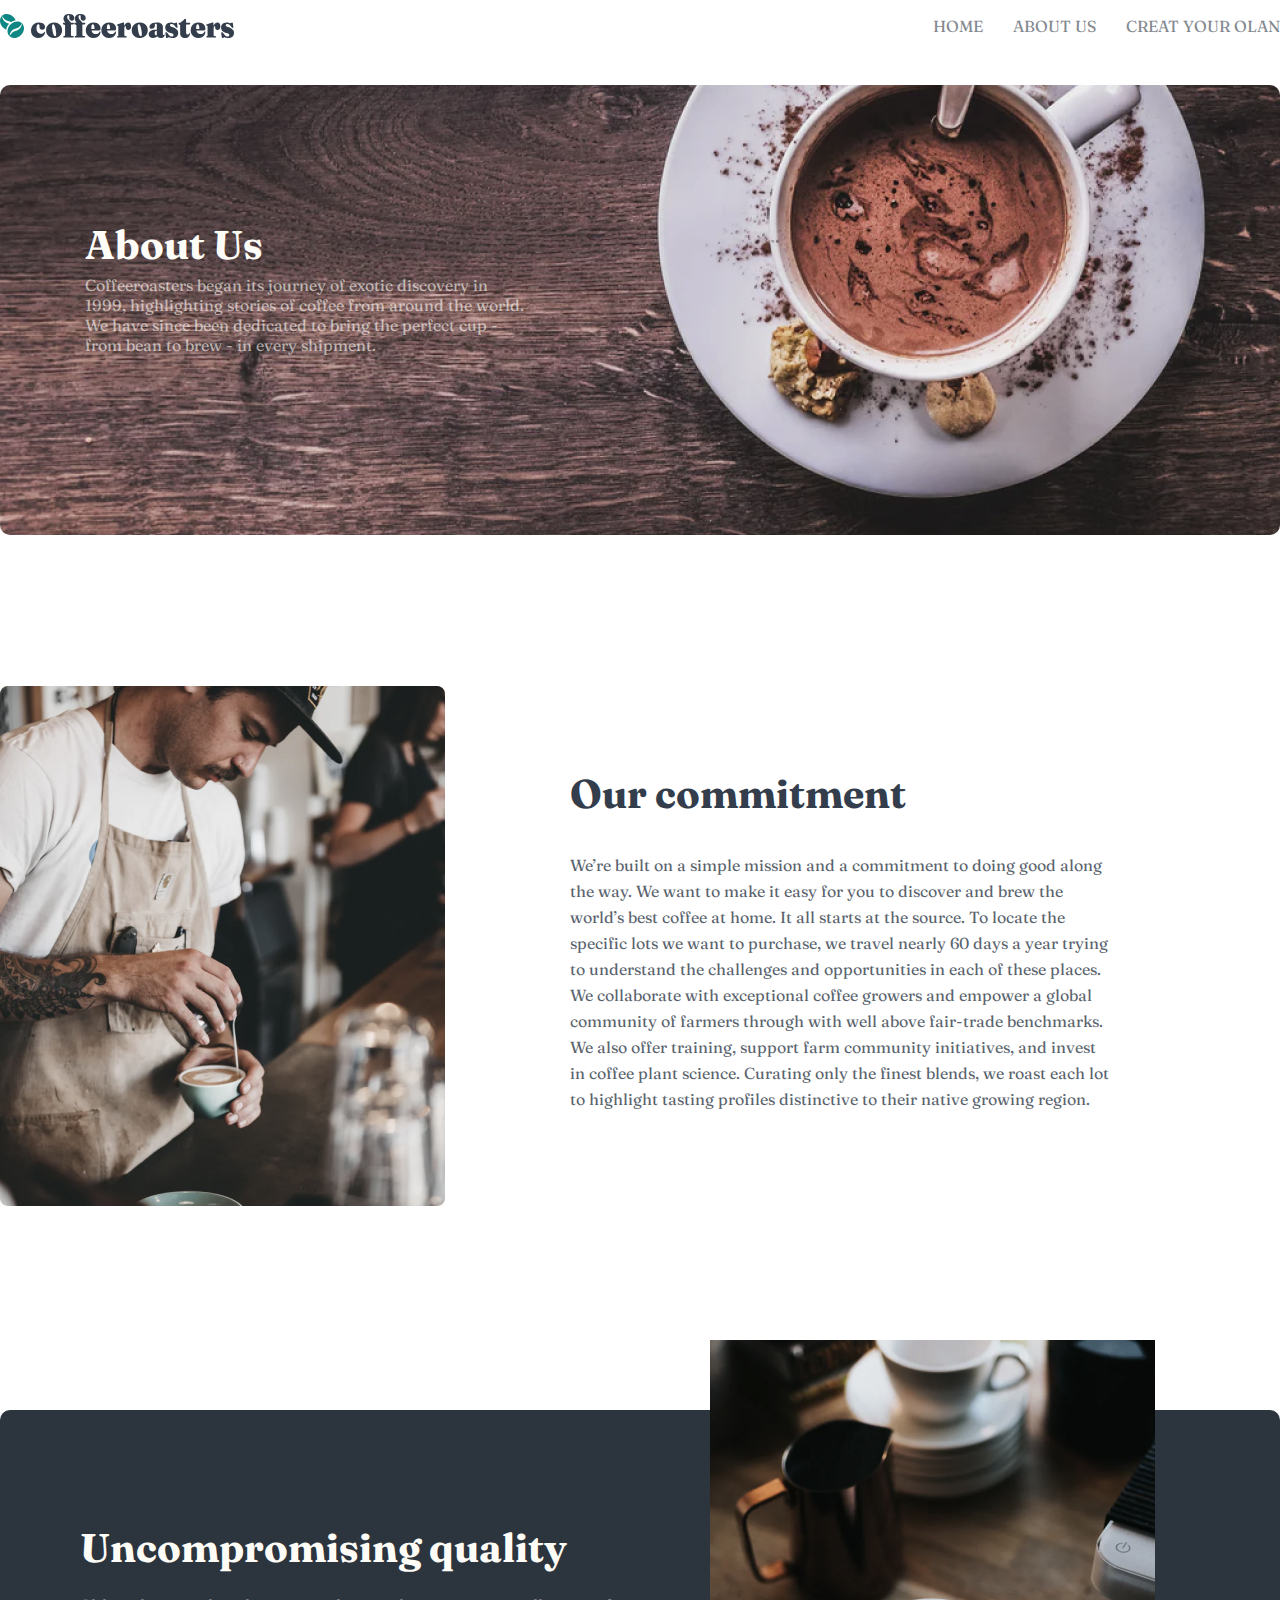
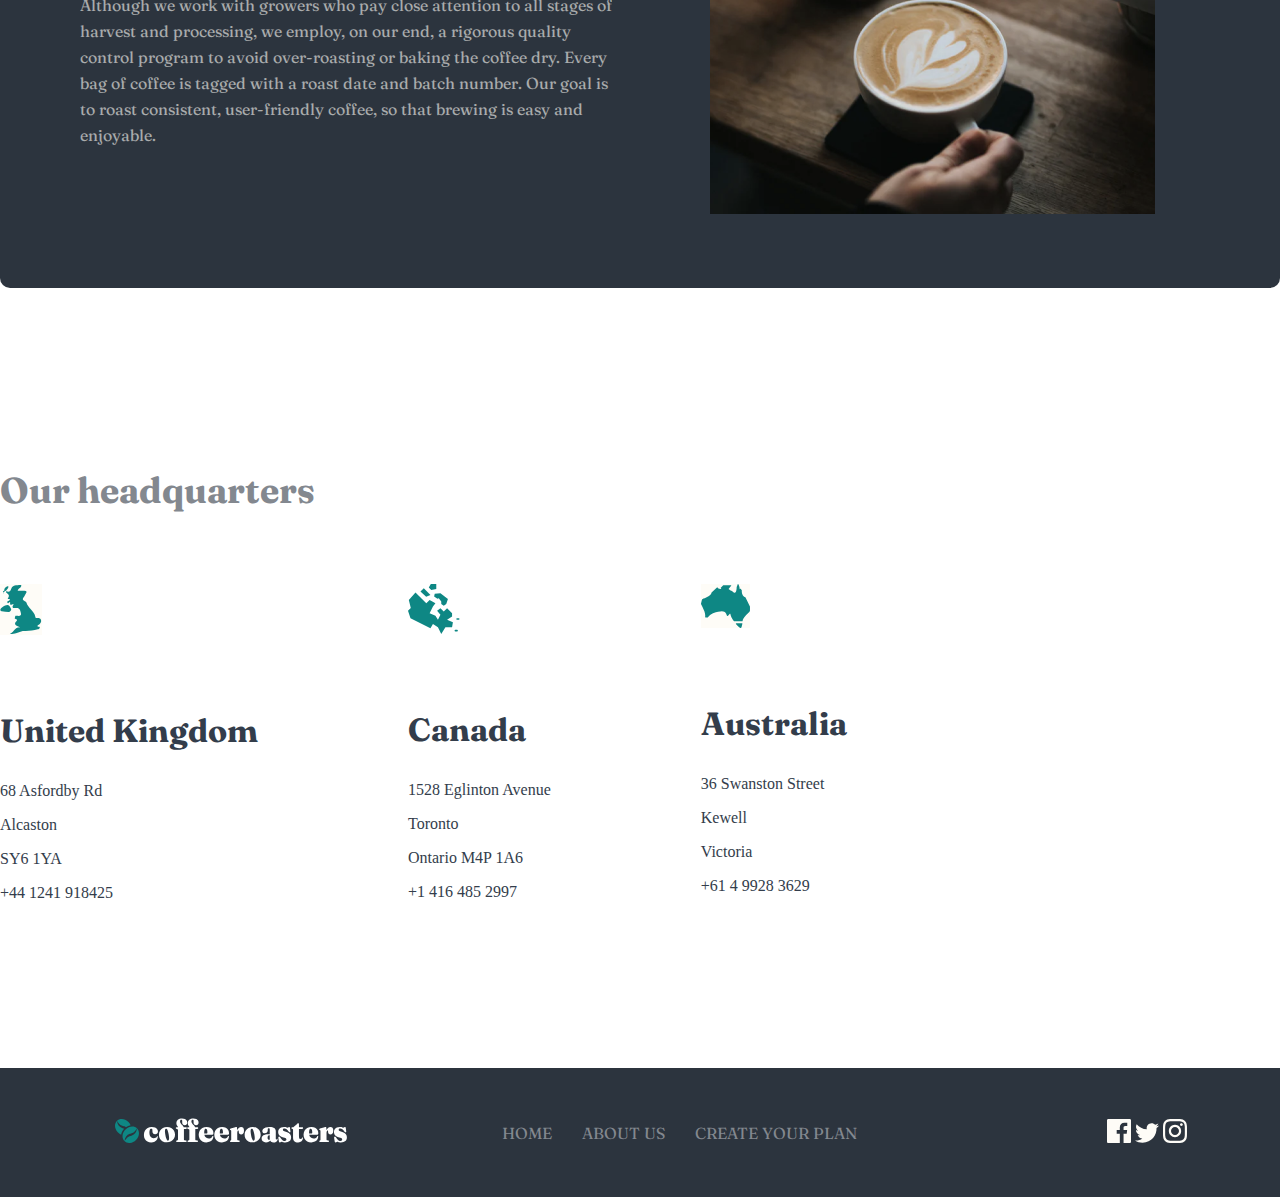
<file: about-us.html>
<!DOCTYPE html>
<html lang="en">
<head>
    <meta charset="UTF-8">
    <meta http-equiv="X-UA-Compatible" content="IE=edge">
    <meta name="viewport" content="width=device-width, initial-scale=1.0">
    <title>About us</title>
    	<link
			href="https://fonts.googleapis.com/css2?family=Fraunces:opsz,wght@9..144,200;9..144,300;9..144,500;9..144,700&display=swap"
			rel="stylesheet"
		/>
    <link rel="stylesheet" href="./css/main.css">
</head>
<body>
    	<header class="main-header">
		    <div class="container">
			    <div class="main-header__inner">
			    	<div class="main-header__inner__logo">
				    	<h1 class="logo">
				    	 <img src="./img/coffee-site-logo.svg" alt="logo">
				    	 <img src="./img/coffee-site-text-black.svg" alt="text">
				        </h1>
			    	</div>
			    	<nav class="main-header__inner__nav">
			    		<ul>
			    			<li><a href="./index.html">HOME</a></li>
				    		<li><a href="./about-us.html">ABOUT US</a></li>
				    		<li><a href="./form.html">CREAT YOUR OLAN</a></li>
				    	</ul>
				    </nav>
		    	</div>
	    	</div>
	    </header>
        <main>
            <section class="header-section">
                <div class="container">
                    <div class="about-us-bg">
                        <img src="./img/about-us-bg.png" alt="bg" class="about-us-bg__img">
                    </div>
                    <div class="header-section__content">
                        <h2 class="header-section__content__title">About Us</h2>
                        <p class="header-section__content__desc">Coffeeroasters began its journey of exotic discovery in 1999, highlighting stories of coffee from around the world. We have since been dedicated to bring the perfect cup - from bean to brew - in every shipment.</p>
                    </div>
                </div>
            </section>
            <section class="commitment-section">
                <div class="container">
                    <div class="commitment-section__inner">
                        <div class="commitment-section__inner__img">
                            <img src="./img/about-us-commitment.png" alt="commit">
                        </div>
                        <div class="commitment-section__inner__content">
                            <h2>Our commitment</h2>
                            <p>We’re built on a simple mission and a commitment to doing good along the way. We want to make it easy for you to discover and brew the world’s best coffee at home. It all starts at the source. To locate the specific lots we want to purchase, we travel nearly 60 days a year trying to understand the challenges and opportunities in each of these places. We collaborate with exceptional coffee growers and empower a global community of farmers through with well above fair-trade benchmarks. We also offer training, support farm community initiatives, and invest in coffee plant science. Curating only the finest blends, we roast each lot to highlight tasting profiles distinctive to their native growing region.</p>
                        </div>
                    </div>
                </div>
            </section>
            <section class="quality-section">
                <div class="container">
                    <div class="quality-section__inner">
                        <div class="quality-section__inner__content">
                            <h2>Uncompromising quality</h2>
                            <p>Although we work with growers who pay close attention to all stages of harvest and processing, we employ, on our end, a rigorous quality control program to avoid over-roasting or baking the coffee dry. Every bag of coffee is tagged with a roast date and batch number. Our goal is to roast consistent, user-friendly coffee, so that brewing is easy and enjoyable.</p>
                        </div>
                        <div class="quality-section__inner__img">
                            <img src="./img/quality.png" alt="quality">
                        </div>
                    </div>
                </div>
            </section>
            <section class="last-section">
                <div class="container">
                    <div class="last-section__inner">
                        <div class="last-section__inner-title">
                            <h2>Our headquarters</h2>
                        </div>
                        <div class="last-section__inner__cards-wrapper">
                            <div class="last-section__inner__cards-wrapper_card">
                                <img src="./img/united-kingdom.svg" alt="uk">
                                <h3>United Kingdom</h3>
                                <p>68 Asfordby Rd</p>
                                <p>Alcaston</p>
                                <p>SY6 1YA</p>
                                <p>+44 1241 918425</p>
                            </div>
                              <div class="last-section__inner__cards-wrapper_card">
                                <img src="./img/canada.svg" alt="canada">
                                <h3>Canada</h3>
                                <p>1528 Eglinton Avenue</p>
                                <p>Toronto</p>
                                <p>Ontario M4P 1A6</p>
                                <p>+1 416 485 2997</p>
                            </div>
                              <div class="last-section__inner__cards-wrapper_card">
                                <img src="./img/australia.svg" alt="uk">
                                <h3>Australia</h3>
                                <p>36 Swanston Street</p>
                                <p>Kewell</p>
                                <p>Victoria</p>
                                <p>+61 4 9928 3629</p>
                            </div>
                        </div>
                    </div>
                </div>
            </section>
        </main>
        <footer class="about-us-footer">
			<div class="container">
				<div class="about-us-footer__inner">
					<div class="about-us-footer__inner__logo">
						<img src="./img/coffee-site-logo.svg" alt="fr-logo" class="about-us-footer__inner__logo__img">
						<img src="./img/coffeeroasters-white.svg" alt="fr-logotext" class="about-us-footer__inner__logo__img">
					</div>
					<nav class="about-us-footer__inner__nav">
						<ul>
							<li><a href="/">HOME</a></li>
							<li><a href="/">ABOUT US</a></li>
							<li><a href="/form.html">CREATE YOUR PLAN</a></li>
						</ul>
					</nav>
					<div class="about-us-footer__inner__apps">
						<img src="./img/facebook.svg" alt="facebook">
						<img src="./img/twitter.svg" alt="twitter">
						<img src="./img/instagram.svg" alt="imstagram">
					</div>
				</div>
			</div>
		</footer>
    </body>
</html>
</file>
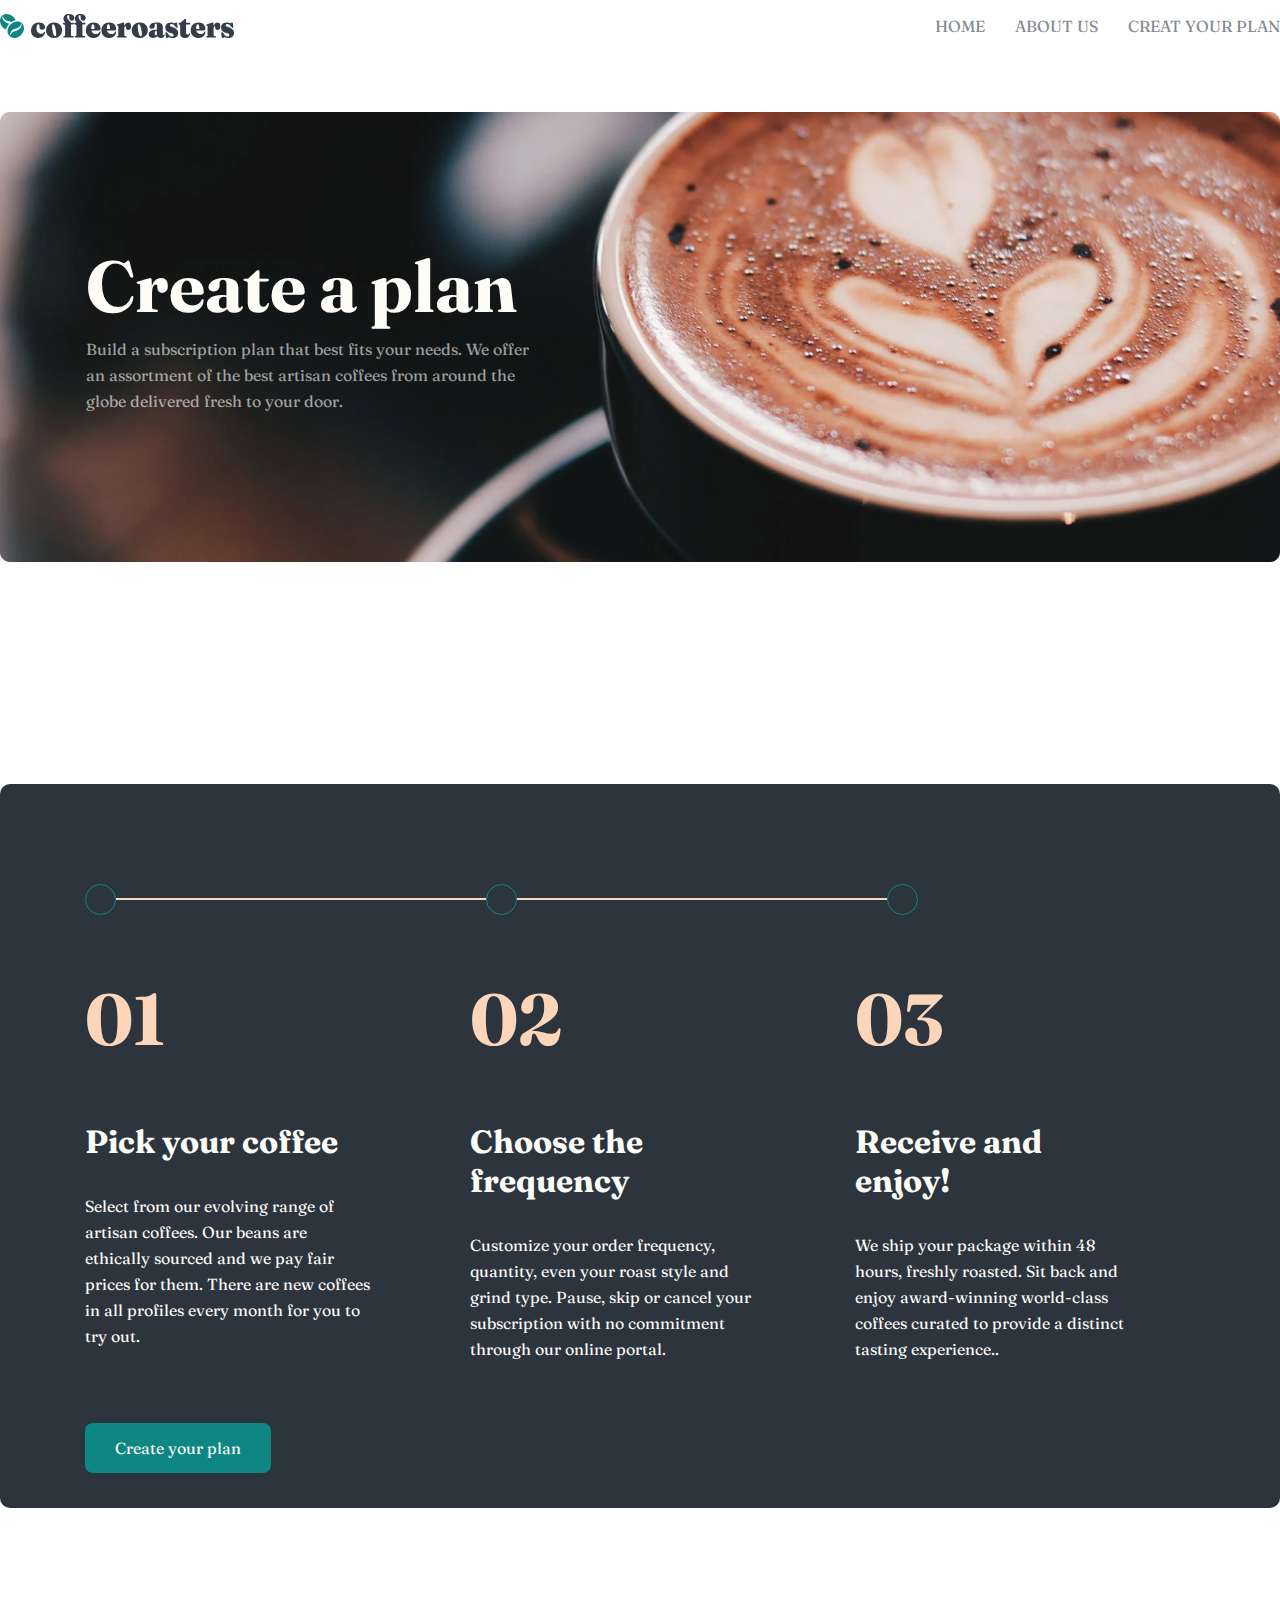
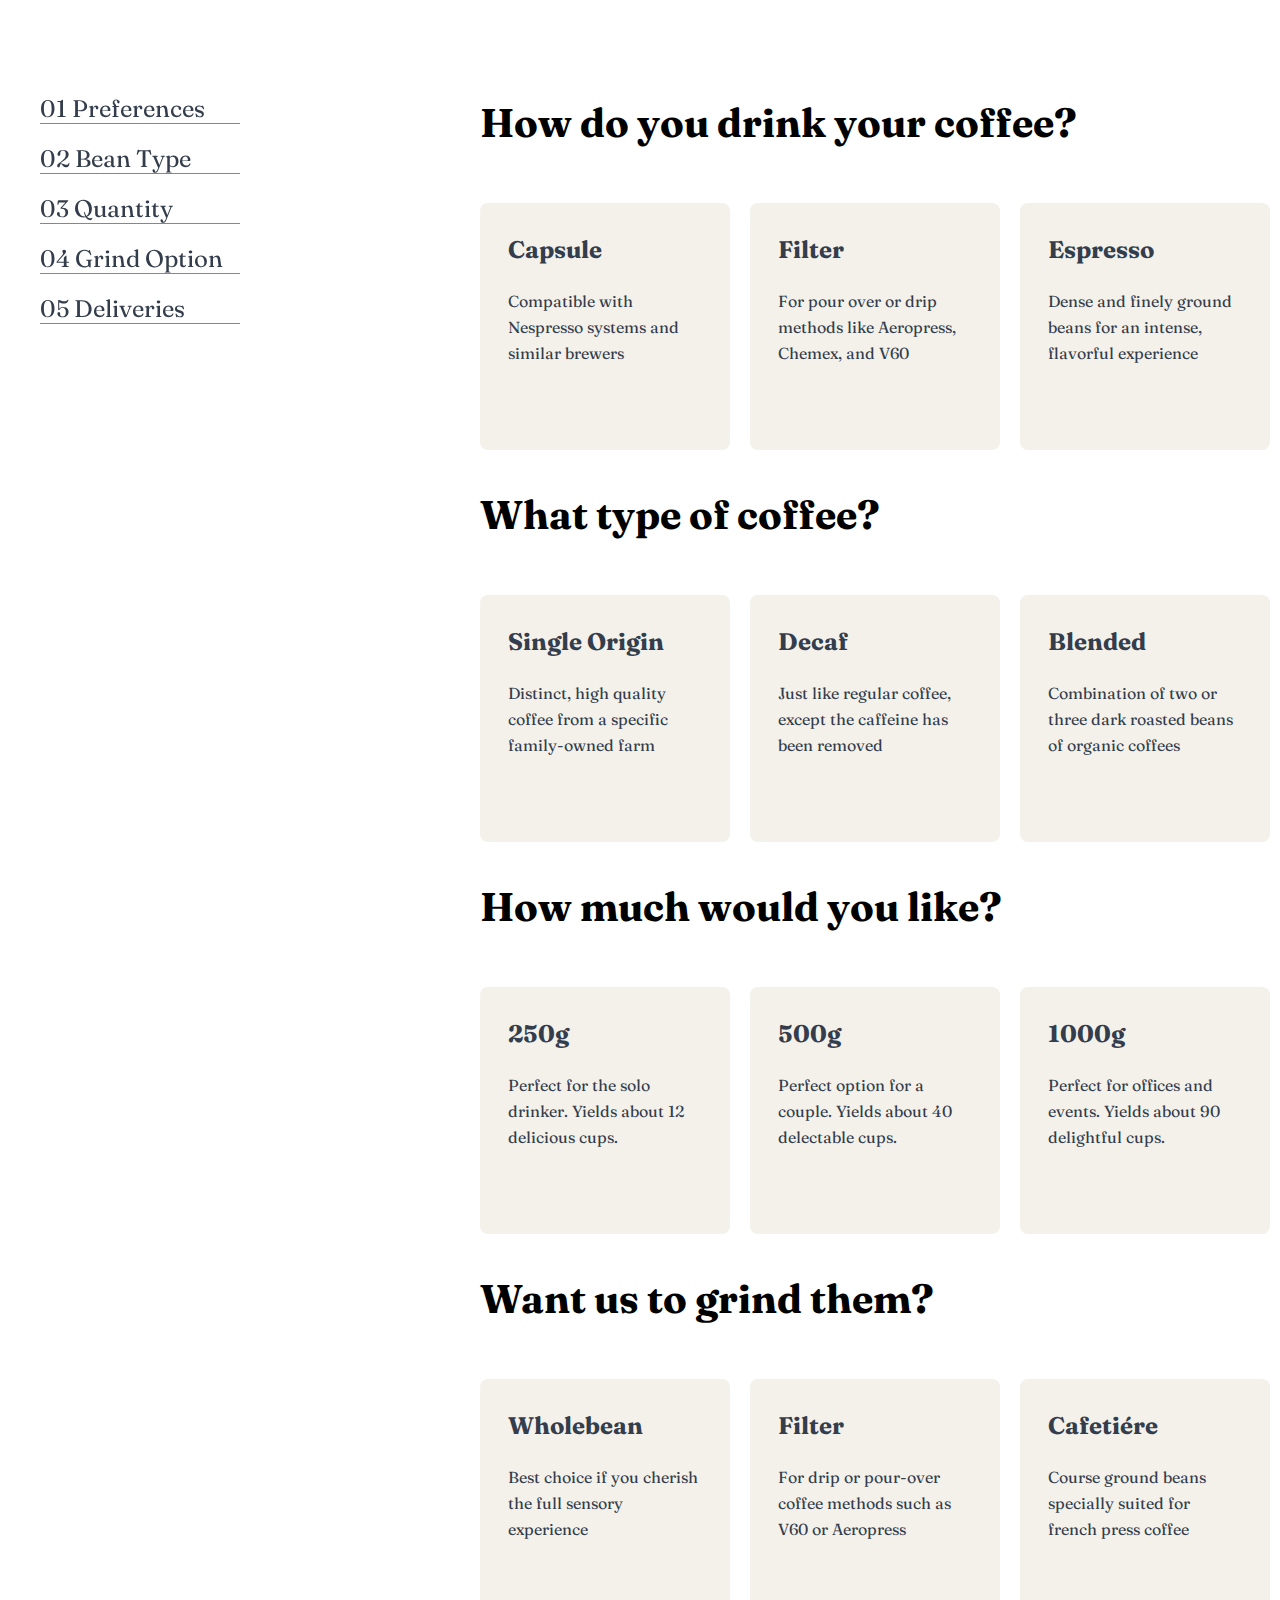
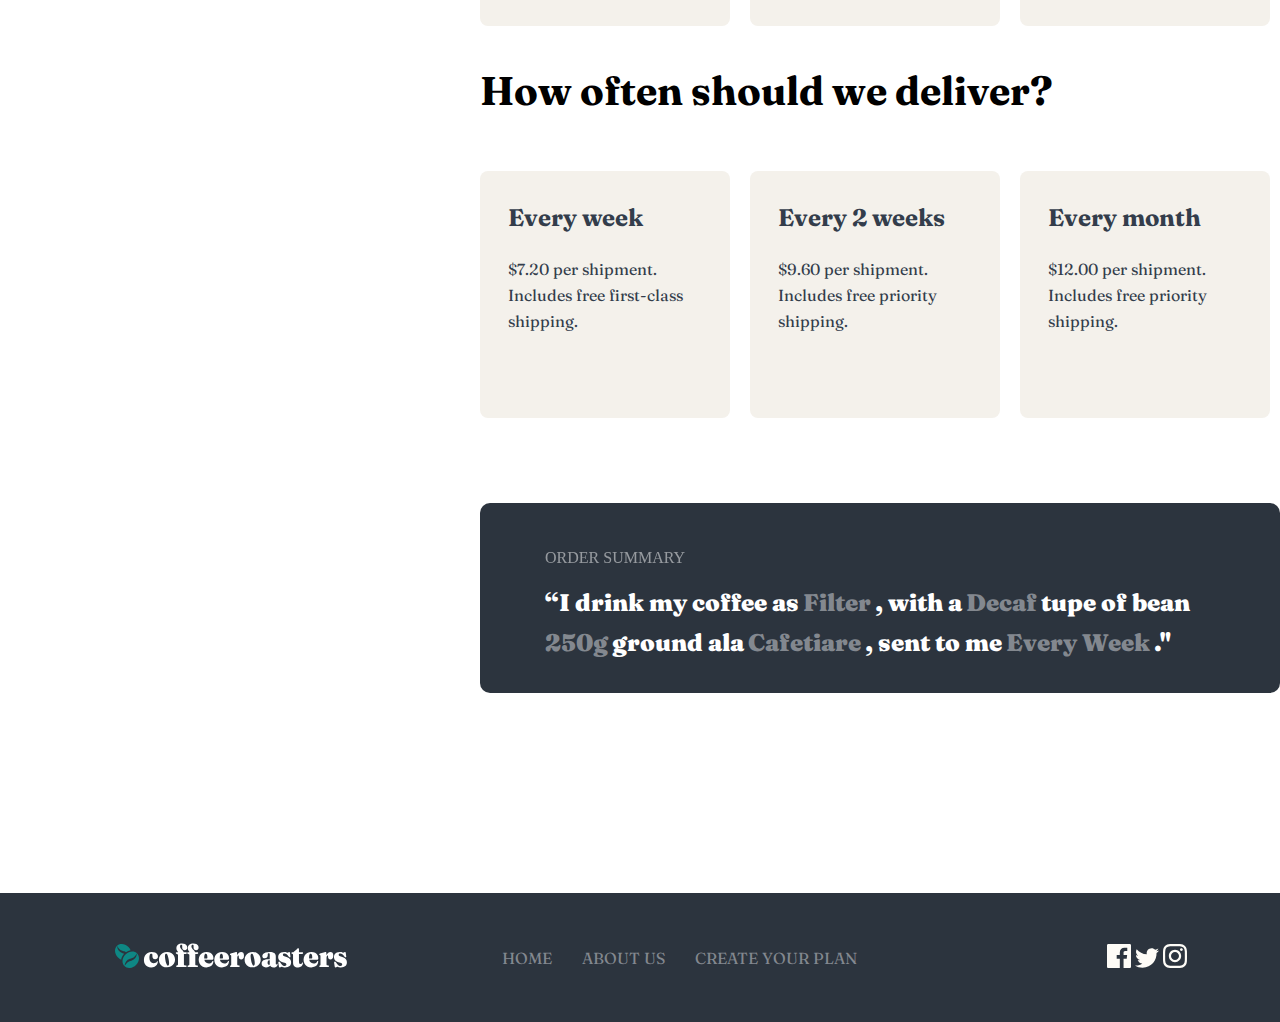
<file: form.html>
<!DOCTYPE html>
<html lang="en">
	<head>
		<meta charset="UTF-8" />
		<meta http-equiv="X-UA-Compatible" content="IE=edge" />
		<meta name="viewport" content="width=device-width, initial-scale=1.0" />
		<title>Subscribe</title>
		<link rel="stylesheet" href="./css/main.css" />
		<link
			href="https://fonts.googleapis.com/css2?family=Fraunces:opsz,wght@9..144,200;9..144,300;9..144,500;9..144,700&display=swap"
			rel="stylesheet"
		/>
	</head>
	<body>
		<header class="main-header">
			<div class="container">
				<div class="main-header__inner">
					<div class="main-header__inner__logo">
						<h1 class="logo"> 
							<img src="./img/coffee-site-logo.svg" alt="logo" />
							<img src="./img/coffee-site-text-black.svg" alt="logo-text" />
						</h1>
					</div>

					<nav class="main-header__inner__nav">
						<ul>
							<li><a href="/index.html">HOME</a></li>
							<li><a href="/about-us.html">ABOUT US</a></li>
							<li><a href="/form.html">CREAT YOUR PLAN</a></li>
						</ul>
					</nav>
				</div>
			</div>
		</header>
		<main>
			<section class="create-a-plan">
				<div class="container">
					<div class="create-a-plan__inner">
						<div class="create-a-plan__inner__background">
							<img src="./img/backroun-header__section.png" alt="about-us" />
						</div>
						<div class="create-a-plan__inner__content">
							<h2 class="create-a-plan__inner__content__title">
								Create a plan
							</h2>
							<p class="create-a-plan__inner__content__desc">
								Build a subscription plan that best fits your needs. We offer an
								assortment of the best artisan coffees from around the globe
								delivered fresh to your door.
							</p>
						</div>
					</div>
				</div>
			</section>
			<section class="enjoy">
			<div class="container">
				<div class="enjoy__inner">
					<div class="enjoy__innner__lines-wrapper">
						<span class="enjoy__innner__lines-wrapper__oval"></span>
						<span class="enjoy__innner__lines-wrapper__line"></span>
						<span class="enjoy__innner__lines-wrapper__oval"></span>
						<span class="enjoy__innner__lines-wrapper__line"></span>
						<span class="enjoy__innner__lines-wrapper__oval"></span>
					</div>
					<div class="enjoy__inner__cards-wrapper">
						<div class="enjoy__inner__cards-wrapper__card">
							<h2 class="enjoy__inner__cards-wrapper__card__number">01</h2>
							<h3 class="enjoy__inner__cards-wrapper__card__title">Pick your coffee</h3>
							<p class="enjoy__inner__cards-wrapper__card__desc">Select from our evolving range of artisan coffees. Our beans are ethically sourced and we pay fair prices for them. There are new coffees in all profiles every month for you to try out.</p>
						</div>
						<div class="enjoy__inner__cards-wrapper__card">
							<h2 class="enjoy__inner__cards-wrapper__card__number">02</h2>
							<h3 class="enjoy__inner__cards-wrapper__card__title">Choose the frequency</h3>
							<p class="enjoy__inner__cards-wrapper__card__desc">Customize your order frequency, quantity, even your roast style and grind type. Pause, skip or cancel your subscription with no commitment through our online portal.</p>
						</div>
						<div class="enjoy__inner__cards-wrapper__card">
							<h2 class="enjoy__inner__cards-wrapper__card__number">03</h2>
							<h3 class="enjoy__inner__cards-wrapper__card__title">Receive and enjoy!</h3>
							<p class="enjoy__inner__cards-wrapper__card__desc">We ship your package within 48 hours, freshly roasted. Sit back and enjoy award-winning world-class coffees curated to provide a distinct tasting experience..</p>
						</div>
					</div>
					<div class="enjoy__inner__btn-wrapper">
					<a href="form.html" class="enjoy__inner__btn">Create your plan</a>
					</div>
				</div>
			</div>
		</section>
		<section class="form-section">
			<div class="container">
				<div class="form-section__inner">
					<div class="form-section__list">
						<ul>
							<li>01 Preferences</li>
							<li>02 Bean Type</li>
							<li>03 Quantity</li>
							<li>04 Grind Option</li>
							<li>05 Deliveries</li>
						</ul>
					</div>
					<div class="form-wrapper">
						<form action="." class="form">
							<div class="form__group">
							<h3 class="form__group-title">How do you drink your coffee?</h3>
							<div class="form__group-inputs">
								<input class="visually-hidden" id="reason-capsule" type="radio" name="reason" value="capsule">
								<label class="form__radio-label" for="reason-capsule">
									<h4>Capsule</h4>
									<p>Compatible with Nespresso systems and similar brewers</p>
								</label>
								<input class="visually-hidden" id="reason-filter" type="radio" name="reason" value="filter">
								<label class="form__radio-label" for="reason-filter">
									<h4>Filter</h4>
									<p>For pour over or drip methods like Aeropress, Chemex, and V60</p>
								</label>
								<input class="visually-hidden" id="reason-espresso" type="radio" name="reason" value="espresso">
								<label class="form__radio-label" for="reason-espresso">
									<h4>Espresso</h4>
									<p>Dense and finely ground beans for an intense, flavorful experience</p>
								</label>
							</div>
							
							</div>
							<div class="form__group">
							<h3 class="form__group-title">What type of coffee?</h3>
							<div class="form__group-inputs">
								<input class="visually-hidden" id="what-type-of-coffee-origin" type="radio" name="reason" value="capsule">
								<label class="form__radio-label" for="what-type-of-coffee-origin">
									<h4>Single Origin</h4>
									<p>Distinct, high quality coffee from a specific family-owned farm</p>
								</label>
								<input class="visually-hidden" id="what-type-of-coffee-decaf" type="radio" name="reason" value="filter">
								<label class="form__radio-label" for="what-type-of-coffee-decaf">
									<h4>Decaf</h4>
									<p>Just like regular coffee, except the caffeine has been removed</p>
								</label>
								<input class="visually-hidden" id="what-type-of-coffee-blan" type="radio" name="reason" value="espresso">
								<label class="form__radio-label" for="what-type-of-coffee-blan">
									<h4>Blended</h4>
									<p>Combination of two or three dark roasted beans of organic coffees</p>
								</label>
							</div>
							
							</div>
							<div class="form__group">
							<h3 class="form__group-title">How much would you like?</h3>
							<div class="form__group-inputs">
								<input class="visually-hidden" id="how-much-250g" type="radio" name="reason" value="capsule">
								<label class="form__radio-label" for="how-much-250g">
									<h4>250g</h4>
									<p>Perfect for the solo drinker. Yields about 12 delicious cups.</p>
								</label>
								<input class="visually-hidden" id="how-much-500g" type="radio" name="reason" value="filter">
								<label class="form__radio-label" for="how-much-500g">
									<h4>500g</h4>
									<p>Perfect option for a couple. Yields about 40 delectable cups.</p>
								</label>
								<input class="visually-hidden" id="how-much-1000g" type="radio" name="reason" value="espresso">
								<label class="form__radio-label" for="how-much-1000g">
									<h4>1000g</h4>
									<p>Perfect for offices and events. Yields about 90 delightful cups.</p>
								</label>
							</div>
							
							</div>
							<div class="form__group">
								<h3 class="form__group-title">Want us to grind them?</h3>
								<div class="form__group-inputs">
									<input class="visually-hidden" id="want-us-wholebean" type="radio" name="reason" value="capsule">
									<label class="form__radio-label" for="want-us-wholebean">
										<h4>Wholebean</h4>
										<p>Best choice if you cherish the full sensory experience</p>
									</label>
									<input class="visually-hidden" id="want-us-filter" type="radio" name="reason" value="filter">
									<label class="form__radio-label" for="want-us-filter">
										<h4>Filter</h4>
										<p>For drip or pour-over coffee methods such as V60 or Aeropress</p>
									</label>
									<input class="visually-hidden" id="whant-us-cafetiére" type="radio" name="reason" value="espresso">
									<label class="form__radio-label" for="whant-us-cafetiére">
										<h4>Cafetiére</h4>
										<p> Course ground beans specially suited for french press coffee</p>
									</label>
								</div>
								
							</div>
							<div class="form__group">
								<h3 class="form__group-title">How often should we deliver?</h3>
								<div class="form__group-inputs">
									<input class="visually-hidden" id="how-often-everyday" type="radio" name="reason" value="capsule">
									<label class="form__radio-label" for="how-often-everyday">
										<h4>Every week</h4>
										<p>$7.20 per shipment. Includes free first-class shipping.</p>
									</label>
									<input class="visually-hidden" id="how-often-everyweek" type="radio" name="reason" value="filter">
									<label class="form__radio-label" for="how-often-everyweek">
										<h4>Every 2 weeks</h4>
										<p>$9.60 per shipment. Includes free priority shipping.</p>
									</label>
									<input class="visually-hidden" id="how-often-everymonth" type="radio" name="reason" value="espresso">
									<label class="form__radio-label" for="how-often-everymonth">
										<h4>Every month</h4>
										<p>$12.00 per shipment. Includes free priority shipping.</p>
									</label>
								</div>
								
							
						
							</div>
							<div class="form-section__order">
								<div class="form-section__order__wrapper">
									<h3>ORDER SUMMARY</h3>
									<span class="white">“I drink my coffee as</span>
									<span class="dark">Filter</span>
									<span class="white">, with a</span>
									<span class="dark">Decaf</span>
									<span class="white">tupe of bean</span>
									<span class="dark">250g</span>
									<span class="white">ground ala</span>
									<span class="dark">Cafetiare</span>
									<span class="white">, sent to me</span>
									<span class="dark">Every Week</span>
									<span class="white">."</span>
								</div>
							</div>
						</form>
					</div>
				</div>
			</div>
		</section>
	</main>
		<footer class="main-footer">
			<div class="container">
				<div class="main-footer__inner">
					<div class="main-footer__inner__logo">
						<img src="./img/coffee-site-logo.svg" alt="fr-logo" class="main-footer__inner__logo__img">
						<img src="./img/coffeeroasters-white.svg" alt="fr-logotext" class="main-footer__inner__logo__img">
					</div>
					<nav class="main-footer__inner__nav">
						<ul>
							<li><a href="/">HOME</a></li>
							<li><a href="/">ABOUT US</a></li>
							<li><a href="/form.html">CREATE YOUR PLAN</a></li>
						</ul>
					</nav>
					<div class="main-footer__inner__apps">
						<img src="./img/facebook.svg" alt="facebook">
						<img src="./img/twitter.svg" alt="twitter">
						<img src="./img/instagram.svg" alt="imstagram">
					</div>
				</div>
			</div>
		</footer>
</body>
</html>
</file>
<file: css/main.css>
* {
  box-sizing: border-box;
}

body {
  margin: 0;
  font-family: "Fraunces";
}

.visually-hidden {
  position: absolute;
  white-space: nowrap;
  width: 1px;
  height: 1px;
  overflow: hidden;
  border: 0;
  padding: 0;
  clip: rect(0 0 0 0);
  -webkit-clip-path: inset(50%);
          clip-path: inset(50%);
  margin: -1px;
}

.container {
  max-width: 1280px;
  margin: 0 auto;
}

.logo {
  margin: 0;
}

.main-header__inner {
  display: flex;
  align-items: center;
}

.main-header__inner__nav {
  margin-left: auto;
}
.main-header__inner__nav ul {
  display: flex;
  list-style-type: none;
  gap: 30px;
}
.main-header__inner__nav a {
  text-decoration: none;
  color: #83888F;
}
.main-header__inner__nav a:hover {
  border-bottom: 1px solid;
}

.hero-section__inner {
  margin-top: 45px;
  background-color: #A2A2A2;
  border-radius: 10px;
}

.hero-section__inner__content {
  padding-top: 80px;
  padding-left: 85px;
  padding-bottom: 115px;
}

.hero-section__inner__content__title {
  font-weight: 900;
  font-size: 72px;
  line-height: 72px;
  color: #FEFCF7;
  max-width: 493px;
}

.hero-section__inner__content__desc {
  color: #FEFCF7;
  font-size: 16px;
  line-height: 26px;
  max-width: 455px;
  opacity: 0.8;
  margin-top: -40px;
  padding-bottom: 50px;
}

.hero-section__inner__content__btn {
  text-decoration: none;
  border-radius: 8px;
  color: #FEFCF7;
  background-color: #0E8784;
  padding: 15px 30px;
}

.second-section__inner__bg {
  position: absolute;
  margin-left: 80px;
}

.second-section__inner__cards-wrapper {
  display: flex;
  padding-top: 150px;
  padding-left: 70px;
  gap: 30px;
}

.second-section__inner__cards-wrapper__card {
  text-align: center;
  align-items: center;
}

.second-section__inner__cards-wrapper__card__title {
  color: #333D4B;
  font-size: 24px;
}

.second-section__inner__cards-wrapper__card__desc {
  color: #333D4B;
  max-width: 255px;
  line-height: 26px;
  font-size: 16px;
}

.why-choose-us__inner {
  position: absolute;
  background-color: #2C343E;
  border-radius: 10px;
  height: 577px;
  width: 1280px;
  margin-top: 100px;
}

.why-choose-us__inner__content-wrapper {
  text-align: center;
  margin: 0 auto;
  padding-top: 100px;
  padding-bottom: 315px;
}

.why-choose-us__inner__content-wrapper__title {
  font-size: 40px;
  color: #FEFCF7;
}

.why-choose-us__inner__content-wrapper__desc {
  color: #FEFCF7;
  font-size: 16px;
  opacity: 0.8;
  max-width: 540px;
  margin: 0 auto;
}

.why-choose-us__inner__cards-wrapper {
  position: relative;
  display: flex;
  gap: 25px;
  bottom: 280px;
  left: 80px;
}

.why-choose-us__inner__cards-wrapper__card__img {
  padding-top: 30px;
}

.why-choose-us__inner__cards-wrapper__card {
  background-color: #0E8784;
  max-width: 350px;
  text-align: center;
  align-items: center;
  border: 1px transparent;
  text-align: center;
  align-items: center;
  padding-top: 30px;
  padding: 50px;
  border-radius: 6px;
  padding-bottom: 30px;
}

.why-choose-us__inner__cards-wrapper__card__title {
  font-size: 24px;
  color: #FEFCF7;
}

.why-choose-us__inner__cards-wrapper__card__desc {
  color: #FEFCF7;
  font-size: 16px;
  opacity: 0.6;
  max-width: 255px;
  margin: 0 auto;
  padding-bottom: 30px;
}

.how-it-work__inner {
  margin-top: 900px;
}

.how-it-work__inner__title {
  color: #83888F;
  font-size: 24px;
}

.how-it-work__innner__lines-wrapper {
  display: flex;
  align-items: center;
  margin-top: 90px;
}

.how-it-work__innner__lines-wrapper__oval {
  display: block;
  border: 1px solid #0E8784;
  border-radius: 50%;
  width: 31px;
  height: 31px;
}

.how-it-work__innner__lines-wrapper__line {
  display: block;
  border: 1px solid #FDD6BA;
  width: 370px;
  height: 0;
}

.how-it-work__inner__cards-wrapper {
  display: flex;
  gap: 100px;
}

.how-it-work__inner__cards-wrapper__card__number {
  color: #FDD6BA;
  font-size: 72px;
}

.how-it-work__inner__cards-wrapper__card__title {
  color: #333D4B;
  font-size: 32px;
  max-width: 255px;
}

.how-it-work__inner__cards-wrapper__card__desc {
  font-size: 16px;
  line-height: 26px;
  max-width: 285px;
  color: #333D4B;
}

.how-it-work__inner__btn {
  text-decoration: none;
  color: #FEFCF7;
  background-color: #0E8784;
  padding: 15px 30px;
  border-radius: 8px;
}

.how-it-work__inner__btn-wrapper {
  margin-top: 60px;
}

.main-footer__inner {
  display: flex;
  align-items: center;
  background-color: #2C343E;
  margin-top: 200px;
}

.main-footer__inner__nav ul {
  list-style-type: none;
  display: flex;
  gap: 30px;
}
.main-footer__inner__nav a {
  text-decoration: none;
  color: #83888F;
}

.main-footer__inner__logo {
  padding: 50px 115px;
}

.main-footer__inner__apps {
  margin-left: 250px;
}

.create-a-plan__inner__background {
  position: absolute;
}

.create-a-plan__inner__content {
  position: relative;
  left: 86px;
  top: 130px;
}

.create-a-plan__inner__content__title {
  font-size: 72px;
  color: #FEFCF7;
  margin-bottom: -10px;
}

.create-a-plan__inner__content__desc {
  font-size: 16px;
  color: #FEFCF7;
  max-width: 445px;
  opacity: 0.6;
  line-height: 26px;
}

.enjoy__inner {
  margin-top: 500px;
  background-color: #2C343E;
  border-radius: 10px;
}

.enjoy__innner__lines-wrapper {
  display: flex;
  align-items: center;
  margin-left: 85px;
  padding-top: 100px;
}

.enjoy__innner__lines-wrapper__oval {
  display: block;
  border: 1px solid #0E8784;
  border-radius: 50%;
  width: 31px;
  height: 31px;
}

.enjoy__innner__lines-wrapper__line {
  display: block;
  border: 1px solid #FDD6BA;
  width: 370px;
  height: 0;
}

.enjoy__inner__cards-wrapper {
  display: flex;
  gap: 100px;
  margin-left: 85px;
}

.enjoy__inner__cards-wrapper__card__number {
  color: #FDD6BA;
  font-size: 72px;
}

.enjoy__inner__cards-wrapper__card__title {
  color: #FEFCF7;
  font-size: 32px;
  max-width: 255px;
}

.enjoy__inner__cards-wrapper__card__desc {
  font-size: 16px;
  line-height: 26px;
  max-width: 285px;
  color: #FEFCF7;
}

.enjoy__inner__btn {
  text-decoration: none;
  color: #FEFCF7;
  background-color: #0E8784;
  padding: 15px 30px;
  border-radius: 8px;
}

.enjoy__inner__btn-wrapper {
  margin-top: 60px;
  margin-left: 85px;
  padding-bottom: 50px;
}

.form-section__inner {
  display: flex;
}

.form-wrapper {
  margin-left: auto;
  margin-top: 150px;
}

.form-section__order__wrapper {
  padding: 30px 65px;
}

.form-section__list {
  position: -webkit-sticky;
  position: sticky;
  top: 30px;
  margin-top: 170px;
}
.form-section__list ul {
  list-style-type: none;
}
.form-section__list ul li {
  font-size: 24px;
  color: #333D4B;
  margin-bottom: 20px;
  border-bottom: 1px solid #83888F;
  width: 200px;
}

.form__group-inputs {
  display: flex;
  gap: 20px;
}
.form__group-inputs input[type=radio]:checked + label {
  background-color: #0E8784;
}
.form__group-inputs input[type=radio]:checked + label h4 {
  color: white;
}
.form__group-inputs input[type=radio]:checked + label p {
  color: #FEFCF7;
}

.form__group-title {
  font-size: 40px;
  margin-bottom: 56px;
}

.form__radio-label {
  cursor: pointer;
  display: block;
  background-color: #F4F1EB;
  padding: 32px 28px;
  padding-bottom: 84px;
  border-radius: 8px;
  max-width: 250px;
  transition: 0.3s ease;
}
.form__radio-label h4 {
  margin-top: 0;
  margin-bottom: 24px;
  font-size: 24px;
  color: #333D4B;
}
.form__radio-label p {
  color: #333D4B;
  font-size: 16px;
  margin: 0;
  line-height: 26px;
}
.form__radio-label:hover {
  background-color: #FDD6BA;
}

.form-section__order {
  display: block;
  margin-top: 85px;
  background-color: #2C343E;
  max-width: 800px;
  border-radius: 10px;
}
.form-section__order h3 {
  font-family: "Barlow";
  font-style: normal;
  font-weight: 400;
  color: white;
  opacity: 0.5;
  font-size: 16px;
}
.form-section__order .white {
  color: #FFFFFF;
  font-weight: 900;
  font-size: 24px;
  line-height: 40px;
}
.form-section__order .dark {
  color: #83888F;
  font-weight: 900;
  font-size: 24px;
  line-height: 40px;
}

.about-us-bg__img {
  position: absolute;
  border-radius: 10px;
}

.header-section__content {
  position: relative;
  color: #FEFCF7;
  transform: translate(85px, 135px);
}

.header-section__content__title {
  font-size: 40px;
  margin-bottom: -10px;
}

.header-section__content__desc {
  font-size: 16px;
  max-width: 445px;
  opacity: 0.6;
}

.commitment-section__inner {
  transform: translateY(450px);
  display: flex;
}

.commitment-section__inner__content {
  transform: translate(125px, 50px);
}
.commitment-section__inner__content h2 {
  font-size: 40px;
  color: #333D4B;
}
.commitment-section__inner__content p {
  font-size: 16px;
  color: #333D4B;
  max-width: 540px;
  line-height: 26px;
  opacity: 0.8;
}

.quality-section__inner {
  transform: translateY(650px);
  background-color: #2C343E;
  border-radius: 10px;
  display: flex;
}

.quality-section__inner__content {
  transform: translate(80px, 80px);
}
.quality-section__inner__content h2 {
  font-size: 40px;
  color: #FEFCF7;
  margin-bottom: 20px;
}
.quality-section__inner__content p {
  font-size: 16px;
  color: #FEFCF7;
  opacity: 0.8;
  line-height: 26px;
  max-width: 540px;
  opacity: 0.6;
}

.quality-section__inner__img {
  transform: translate(170px, -70px);
  border-radius: 8px;
}

.last-section__inner {
  transform: translateY(800px);
}

.last-section__inner-title {
  margin-bottom: 72px;
  color: #83888F;
  font-size: 24px;
}

.last-section__inner__cards-wrapper {
  display: flex;
  gap: 150px;
}

.last-section__inner__cards-wrapper_card img {
  margin-bottom: 40px;
}
.last-section__inner__cards-wrapper_card h3 {
  font-size: 32px;
  color: #333D4B;
}
.last-section__inner__cards-wrapper_card p {
  font-family: "Barlow";
  font-size: 16px;
  color: #333D4B;
}

.about-us-footer__inner {
  display: flex;
  align-items: center;
  background-color: #2C343E;
  margin-top: 950px;
}

.about-us-footer__inner__nav ul {
  list-style-type: none;
  display: flex;
  gap: 30px;
}
.about-us-footer__inner__nav a {
  text-decoration: none;
  color: #83888F;
}

.about-us-footer__inner__logo {
  padding: 50px 115px;
}

.about-us-footer__inner__apps {
  margin-left: 250px;
}/*# sourceMappingURL=main.css.map */
</file>
